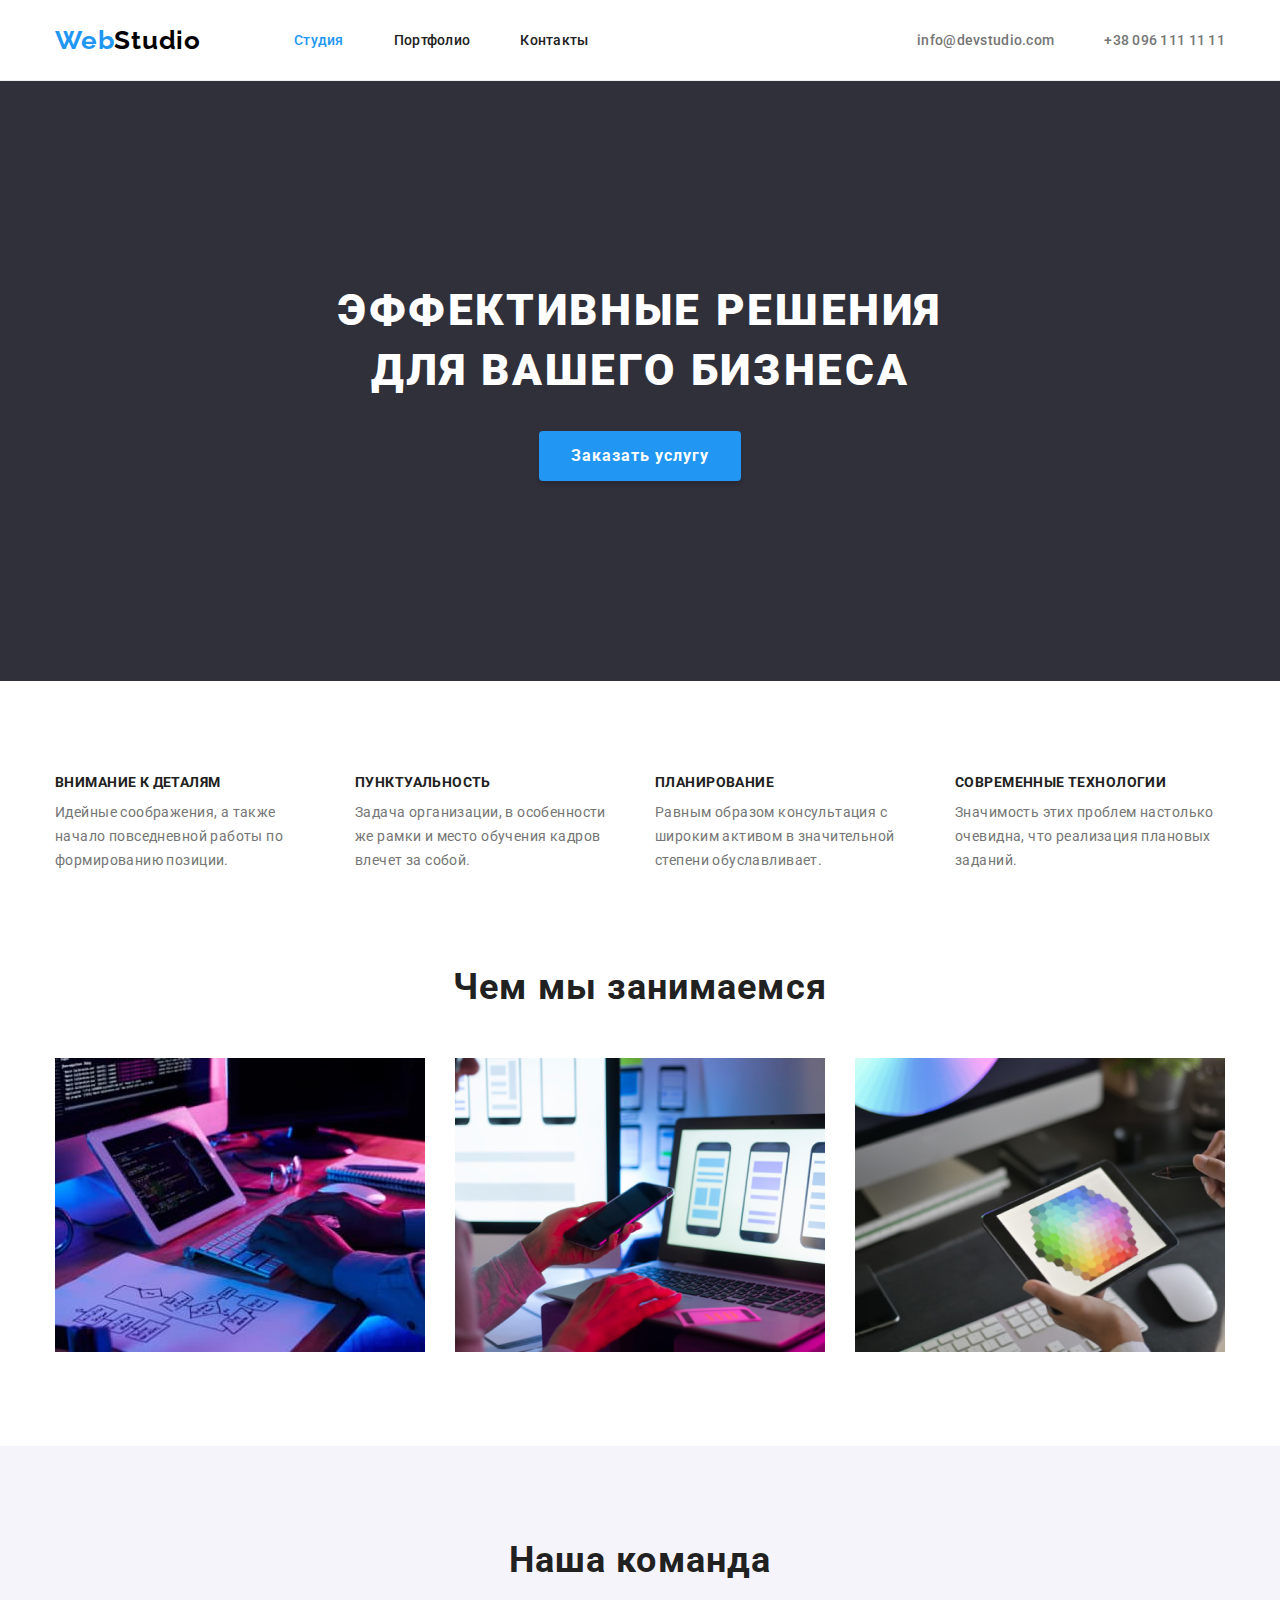
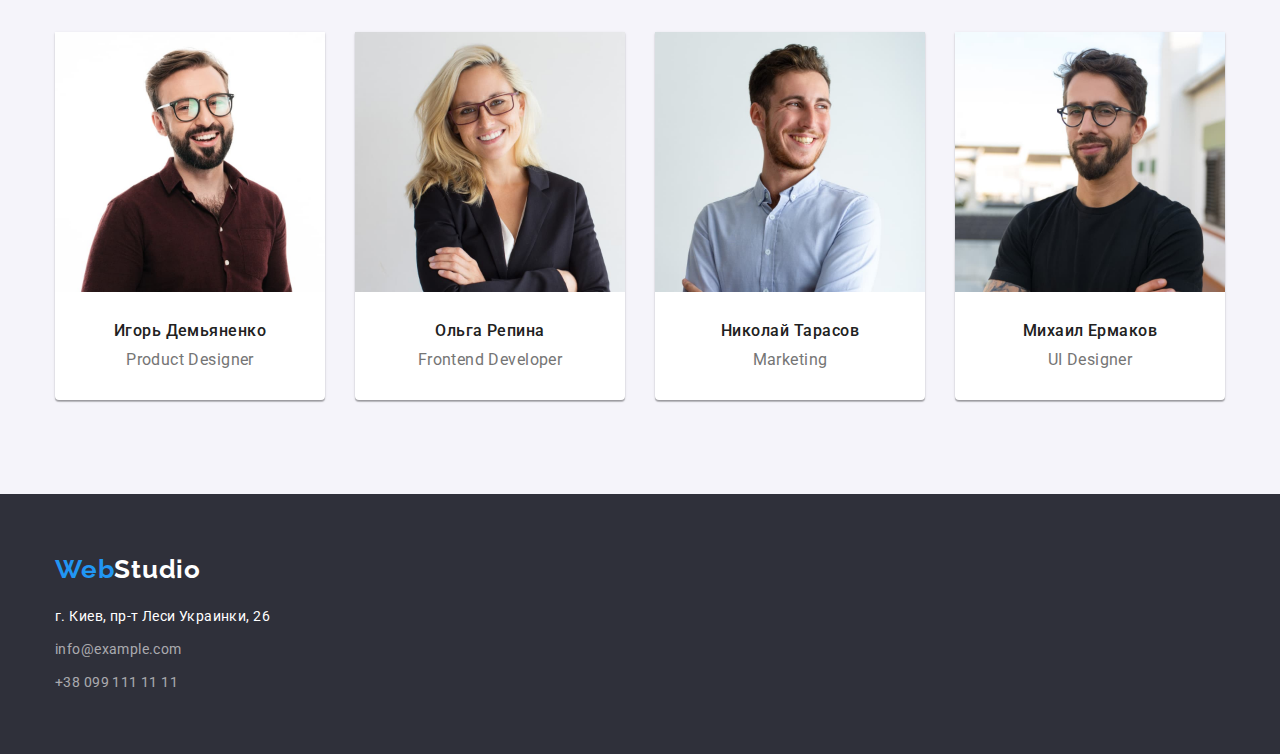
<file: index.html>
<!DOCTYPE html>
<html lang="ru">
  <head>
    <meta charset="UTF-8" />
    <meta http-equiv="X-UA-Compatible" content="IE=edge" />
    <meta name="viewport" content="width=device-width, initial-scale=1.0" />
    <title>Домашнее задание #3</title>
    <link rel="preconnect" href="https://fonts.googleapis.com" />
    <link rel="preconnect" href="https://fonts.gstatic.com" crossorigin="" />
    <link
      href="https://fonts.googleapis.com/css2?family=Raleway:wght@700&amp;family=Roboto:wght@400;500;700;900&amp;display=swap"
      rel="stylesheet"
    />
    <link
      rel="stylesheet"
      href="https://cdnjs.cloudflare.com/ajax/libs/modern-normalize/1.1.0/modern-normalize.min.css"
    />
    <link rel="stylesheet" href="./css/styles.css" />
  </head>
  <body>
    <!--Шапка сайта-->
    <header class="header">
      <div class="container header-container">
        <nav class="nav">
          <a class="logo link logo-header" href="./index.html"
            >Web<span class="logo-black">Studio</span>
          </a>
          <ul class="list header-list">
            <li class="nav-item"><a class="link header-link current" href="">Студия</a></li>
            <li class="nav-item">
              <a class="link header-link" href="./portfolio.html">Портфолио</a>
            </li>
            <li class="nav-item"><a class="link header-link" href="">Контакты</a></li>
          </ul>
        </nav>
        <ul class="list auth-nav">
          <li class="auth-list">
            <a class="link header-link" href="mailto:info@devstudio.com">info@devstudio.com</a>
          </li>
          <li class="auth-list">
            <a class="link header-link" href="tel:+380961111111">+38 096 111 11 11</a>
          </li>
        </ul>
      </div>
    </header>
    <main>
      <!--Герой-->
      <section class="section hero">
        <div class="container">
          <h1 class="hero-title">
            Эффективные решения
            <br />
            для вашего бизнеса
          </h1>
          <button class="button" type="button">Заказать услугу</button>
        </div>
      </section>
      <!--Особенности-->
      <section class="section">
        <div class="container">
          <h2 class="visually-hidden">Особенности</h2>
          <ul class="list card-set">
            <li class="feature-item card-item">
              <h3 class="features-title">Внимание к деталям</h3>
              <p>
                Идейные соображения, а также начало повседневной работы по формированию позиции.
              </p>
            </li>
            <li class="feature-item card-item">
              <h3 class="features-title">Пунктуальность</h3>
              <p>
                Задача организации, в особенности же рамки и место обучения кадров влечет за собой.
              </p>
            </li>
            <li class="feature-item card-item">
              <h3 class="features-title">Планирование</h3>
              <p>
                Равным образом консультация с широким активом в значительной степени обуславливает.
              </p>
            </li>
            <li class="feature-item card-item">
              <h3 class="features-title">Современные технологии</h3>
              <p>Значимость этих проблем настолько очевидна, что реализация плановых заданий.</p>
            </li>
          </ul>
        </div>
      </section>
      <!--Чем мы занимаемся-->
      <section class="section about">
        <div class="container">
          <h2 class="section-title about-title">Чем мы занимаемся</h2>
          <ul class="list card-set">
            <li class="about-item card-item">
              <img src="./image/code.jpeg" alt="Програмирование" width="370" height="294" />
            </li>
            <li class="about-item card-item">
              <img src="./image/mobile.png" alt="Мобильная верстка" width="370" height="294" />
            </li>
            <li class="about-item card-item">
              <img src="./image/laptop.png" alt="Верстка под планшет" width="370" height="294" />
            </li>
          </ul>
        </div>
      </section>
      <!--Наша команда-->
      <section class="section team">
        <div class="container">
          <h2 class="section-title team-title-main">Наша команда</h2>
          <ul class="list card-set">
            <li class="team-item card-item">
              <img src="./image/igor.jpeg" alt="Дизайнер продукта" width="270" height="260" />
              <div class="team-wrapper">
                <h3 class="team-title">Игорь Демьяненко</h3>
                <p class="team-text">Product Designer</p>
              </div>
            </li>
            <li class="team-item card-item">
              <img src="./image/olga.jpeg" alt="Фронтенд разработчик" width="270" height="260" />
              <div class="team-wrapper">
                <h3 class="team-title">Ольга Репина</h3>
                <p class="team-text">Frontend Developer</p>
              </div>
            </li>
            <li class="team-item card-item">
              <img src="./image/nikolay.jpeg" alt="Маркетолог" width="270" height="260" />
              <div class="team-wrapper">
                <h3 class="team-title">Николай Тарасов</h3>
                <p class="team-text">Marketing</p>
              </div>
            </li>
            <li class="team-item card-item">
              <img
                src="./image/mikhail.jpeg"
                alt="Дизайнер пользовательского интерфейса"
                width="270"
                height="260"
              />
              <div class="team-wrapper">
                <h3 class="team-title">Михаил Ермаков</h3>
                <p class="team-text">UI Designer</p>
              </div>
            </li>
          </ul>
        </div>
      </section>
    </main>
    <!--Подвал сайта-->
    <footer class="footer">
      <div class="container">
        <a class="logo link" href="./index.html">Web<span class="logo-white">Studio</span> </a>
        <address class="address">
          <ul class="list">
            <li class="footer-item">
              <a
                class="link address-link"
                href="https://goo.gl/maps/BtpELbqH2vHYy4yJ8"
                target="_blank"
                rel="noopener noreferrer nofollow"
              >
                г. Киев, пр-т Леси Украинки, 26
              </a>
            </li>
            <li class="footer-item">
              <a class="link contact-link" href="mailto:info@example.com">info@example.com</a>
            </li>
            <li class="footer-item">
              <a class="link contact-link" href="tel:+380991111111">+38 099 111 11 11</a>
            </li>
          </ul>
        </address>
      </div>
    </footer>
  </body>
</html>
</file>
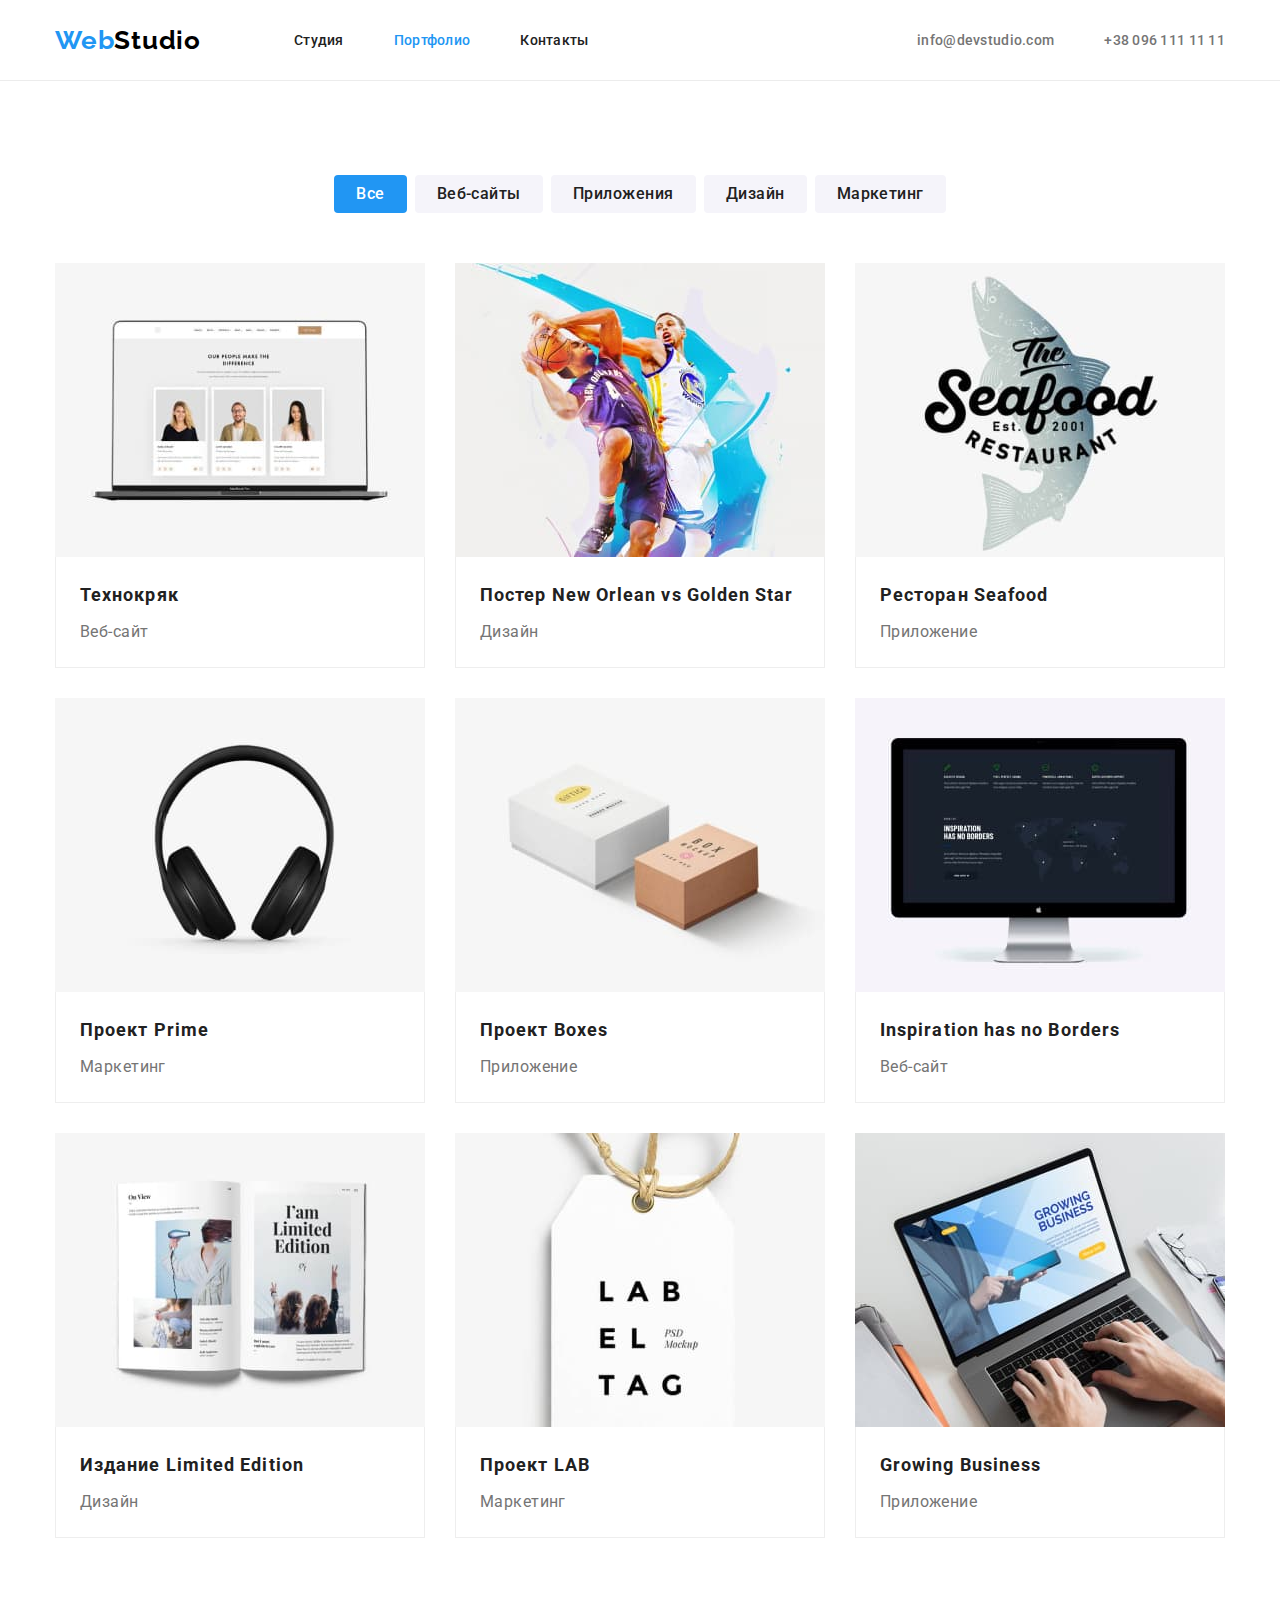
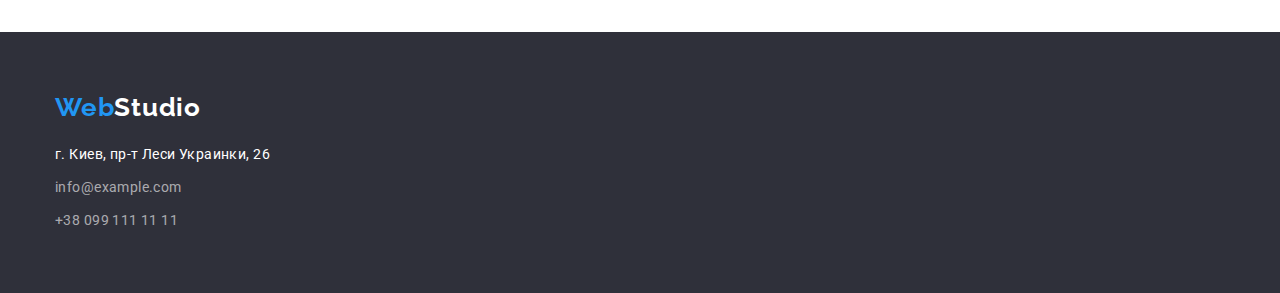
<file: portfolio.html>
<!DOCTYPE html>
<html lang="ru">
  <head>
    <meta charset="UTF-8" />
    <meta http-equiv="X-UA-Compatible" content="IE=edge" />
    <meta name="viewport" content="width=device-width, initial-scale=1.0" />
    <title>Домашнее задание #3</title>
    <link rel="preconnect" href="https://fonts.googleapis.com" />
    <link rel="preconnect" href="https://fonts.gstatic.com" crossorigin="" />
    <link
      href="https://fonts.googleapis.com/css2?family=Raleway:wght@700&amp;family=Roboto:wght@400;500;700;900&amp;display=swap"
      rel="stylesheet"
    />
    <link
      rel="stylesheet"
      href="https://cdnjs.cloudflare.com/ajax/libs/modern-normalize/1.1.0/modern-normalize.min.css"
    />
    <link rel="stylesheet" href="./css/styles.css" />
  </head>
  <body>
    <!--Шапка сайта-->
    <header class="header">
      <div class="container header-container">
        <nav class="nav">
          <a class="logo link logo-header" href="./index.html"
            >Web<span class="logo-black">Studio</span>
          </a>
          <ul class="list header-list">
            <li class="nav-item">
              <a class="link header-link" href="./index.html">Студия</a>
            </li>
            <li class="nav-item">
              <a class="link header-link current" href="./portfolio.html">Портфолио</a>
            </li>
            <li class="nav-item"><a class="link header-link" href="">Контакты</a></li>
          </ul>
        </nav>
        <ul class="list auth-nav">
          <li class="auth-list">
            <a class="link header-link" href="mailto:info@devstudio.com">info@devstudio.com</a>
          </li>
          <li class="auth-list">
            <a class="link header-link" href="tel:+380961111111">+38 096 111 11 11</a>
          </li>
        </ul>
      </div>
    </header>
    <main>
      <!--Герой-->
      <div class="container">
        <section class="section">
          <h1 class="visually-hidden">Портфолио</h1>
          <ul class="list portfolio-filter">
            <li class="portfolio-list">
              <button class="filter-button filter-current" type="button">Все</button>
            </li>
            <li class="portfolio-list">
              <button class="filter-button" type="button">Веб-сайты</button>
            </li>
            <li class="portfolio-list">
              <button class="filter-button" type="button">Приложения</button>
            </li>
            <li class="portfolio-list">
              <button class="filter-button" type="button">Дизайн</button>
            </li>
            <li class="portfolio-list">
              <button class="filter-button" type="button">Маркетинг</button>
            </li>
          </ul>
          <ul class="list card-set">
            <li class="portfolio-item card-item">
              <a
                class="link portfolio-link"
                href=""
                target="_blank"
                rel="noopener noreferrer nofollow"
              >
                <img
                  src="./image/portfolio1.jpeg"
                  width="370"
                  height="294"
                  alt="Портфолио сайта Технокряк"
                />
                <div class="portfolio-about">
                  <h2 class="portfolio-title">Технокряк</h2>
                  <p class="portfolio-text">Веб-сайт</p>
                </div>
              </a>
            </li>
            <li class="portfolio-item card-item">
              <a
                class="link portfolio-link"
                href=""
                target="_blank"
                rel="noopener noreferrer nofollow"
              >
                <img src="./image/portfolio2.jpeg" width="370" alt="Портфолио сайта баскетбола" />
                <div class="portfolio-about">
                  <h2 class="portfolio-title">Постер New Orlean vs Golden Star</h2>
                  <p class="portfolio-text">Дизайн</p>
                </div>
              </a>
            </li>
            <li class="portfolio-item card-item">
              <a
                class="link portfolio-link"
                href=""
                target="_blank"
                rel="noopener noreferrer nofollow"
              >
                <img
                  src="./image/portfolio3.jpeg"
                  width="370"
                  alt="Портфолио сайта морепродуктов"
                />
                <div class="portfolio-about">
                  <h2 class="portfolio-title">Ресторан Seafood</h2>
                  <p class="portfolio-text">Приложение</p>
                </div>
              </a>
            </li>
            <li class="portfolio-item card-item">
              <a
                class="link portfolio-link"
                href=""
                target="_blank"
                rel="noopener noreferrer nofollow"
              >
                <img src="./image/portfolio4.jpeg" width="370" alt="Портфолио сайт техники" />
                <div class="portfolio-about">
                  <h2 class="portfolio-title">Проект Prime</h2>
                  <p class="portfolio-text">Маркетинг</p>
                </div>
              </a>
            </li>
            <li class="portfolio-item card-item">
              <a
                class="link portfolio-link"
                href=""
                target="_blank"
                rel="noopener noreferrer nofollow"
              >
                <img src="./image/portfolio5.jpeg" width="370" alt="Портфолио приложения" />
                <div class="portfolio-about">
                  <h2 class="portfolio-title">Проект Boxes</h2>
                  <p class="portfolio-text">Приложение</p>
                </div>
              </a>
            </li>
            <li class="portfolio-item card-item">
              <a
                class="link portfolio-link"
                href=""
                target="_blank"
                rel="noopener noreferrer nofollow"
              >
                <img src="./image/portfolio6.jpeg" width="370" alt="Портфолио сайта" />
                <div class="portfolio-about">
                  <h2 class="portfolio-title">Inspiration has no Borders</h2>
                  <p class="portfolio-text">Веб-сайт</p>
                </div>
              </a>
            </li>
            <li class="portfolio-item card-item">
              <a
                class="link portfolio-link"
                href=""
                target="_blank"
                rel="noopener noreferrer nofollow"
              >
                <img src="./image/portfolio7.jpeg" width="370" alt="Портфолио сайта издания" />
                <div class="portfolio-about">
                  <h2 class="portfolio-title">Издание Limited Edition</h2>
                  <p class="portfolio-text">Дизайн</p>
                </div>
              </a>
            </li>
            <li class="portfolio-item card-item">
              <a
                class="link portfolio-link"
                href=""
                target="_blank"
                rel="noopener noreferrer nofollow"
              >
                <img src="./image/portfolio8.jpeg" width="370" alt="Портфолио проекта LBA" />
                <div class="portfolio-about">
                  <h2 class="portfolio-title">Проект LAB</h2>
                  <p class="portfolio-text">Маркетинг</p>
                </div>
              </a>
            </li>
            <li class="portfolio-item card-item">
              <a
                class="link portfolio-link"
                href=""
                target="_blank"
                rel="noopener noreferrer nofollow"
              >
                <img src="./image/portfolio9.jpeg" width="370" alt="Портфолио приложения" />
                <div class="portfolio-about">
                  <h2 class="portfolio-title">Growing Business</h2>
                  <p class="portfolio-text">Приложение</p>
                </div>
              </a>
            </li>
          </ul>
        </section>
      </div>
    </main>
    <!--Подвал сайта-->
    <footer class="footer">
      <div class="container">
        <a class="logo link" href="./index.html">Web<span class="logo-white">Studio</span> </a>
        <address class="address">
          <ul class="list">
            <li class="footer-item">
              <a
                class="link address-link"
                href="https://goo.gl/maps/BtpELbqH2vHYy4yJ8"
                target="_blank"
                rel="noopener noreferrer nofollow"
              >
                г. Киев, пр-т Леси Украинки, 26
              </a>
            </li>
            <li class="footer-item">
              <a class="link contact-link" href="mailto:info@example.com">info@example.com</a>
            </li>
            <li class="footer-item">
              <a class="link contact-link" href="tel:+380991111111">+38 099 111 11 11</a>
            </li>
          </ul>
        </address>
      </div>
    </footer>
  </body>
</html>
</file>
<file: css/styles.css>
:root {
  --text-color: #757575;
  --second-bg-color: #e5e5e5;
  --primary-bg-color: #ffffff;
  --accent-color: #2196f3;
  --black-color: #000000;
  --white-text-color: #ffffff;
  --title-text-color: #212121;
  --filtre-button-color: #f5f4fa;
  --hero-bg-button: #2196f3;
  --hero-hover-button: #188ce8;
  --hero-bg-color: #2f303a;
  --nav-border: #ececec;
  --portfolio-border: #eeeeee;
}
.visually-hidden {
  position: absolute !important;
  clip: rect(1px 1px 1px 1px);
  /* IE6, IE7 */
  padding: 0 !important;
  border: 0 !important;
  height: 1px !important;
  width: 1px !important;
  overflow: hidden;
}

.list {
  padding: 0;
  margin: 0;
  list-style: none;
}

.link {
  text-decoration: none;
  color: inherit;
}

h1,
h2,
h3,
h4,
h5,
h6,
p,
ul {
  margin: 0;
  padding: 0;
}

body {
  font-family: 'Roboto', sans-serif;
  font-size: 14px;
  line-height: 1.71;
  letter-spacing: 0.03em;
  color: var(--text-color);
  background-color: var(--primary-bg-color);
}

img {
  display: block;
  max-width: 100%;
  height: auto;
}

.section {
  /* outline: 2px solid tomato; */
  padding-top: 94px;
  padding-bottom: 94px;
}

.container {
  margin-left: auto;
  margin-right: auto;
  width: 1200px;
  padding-left: 15px;
  padding-right: 15px;
}

.card-set {
  display: flex;
  flex-wrap: wrap;
  margin-left: -30px;
  margin-top: -30px;
}

.card-item {
  margin-top: 30px;
  margin-left: 30px;
}
/* ---------------------------NAV---------------------------- */
.header {
  border-bottom: 1px solid var(--nav-border);
}
.header-container {
  display: flex;
}

.nav {
  display: flex;
  align-items: center;
}

.header-list {
  display: flex;
}

.auth-nav {
  display: flex;
  margin-left: auto;
}

.auth-list:not(:last-child) {
  margin-right: 50px;
}

.logo {
  font-family: 'Raleway', sans-serif;
  font-style: normal;
  font-weight: 700;
  font-size: 26px;
  line-height: 1.19;
  letter-spacing: 0.03em;

  color: var(--accent-color);
}

.logo-header {
  margin-right: 93px;
}

.logo-black {
  color: var(--black-color);
}

.logo-white {
  color: var(--white-text-color);
}

.nav {
  color: var(--title-text-color);
}
.nav-item:not(:last-child) {
  margin-right: 50px;
}

.nav .link.current {
  color: var(--accent-color);
}
.header-link {
  font-weight: 500;
  line-height: 16px;
  letter-spacing: 0.02em;
  display: block;
  padding-top: 32px;
  padding-bottom: 32px;
}

.header-link:hover,
.header-link:focus {
  color: var(--accent-color);
}

/* -----------------------------HERO------------------------------ */

.hero {
  background-color: var(--hero-bg-color);
  text-align: center;
  padding-top: 200px;
  padding-bottom: 200px;
}

.hero-title {
  font-weight: 900;
  font-size: 44px;
  line-height: 1.36;
  letter-spacing: 0.06em;
  text-transform: uppercase;
  color: var(--white-text-color);
  margin-bottom: 30px;
}

.button {
  padding: 10px 32px;
  border: none;
  background-color: var(--hero-bg-button);
  box-shadow: 0px 4px 4px rgba(0, 0, 0, 0.15);
  border-radius: 4px;
  color: var(--white-text-color);
  font-family: inherit;
  cursor: pointer;
  font-weight: 700;
  font-size: 16px;
  line-height: 1.88;
  letter-spacing: 0.06em;
}

.button:hover,
.button:focus {
  background-color: var(--hero-hover-button);
}

/* ------------------------------FEATURES--------------------------------- */

.features-title {
  font-size: 14px;
  line-height: 1.14;
  text-transform: uppercase;
  color: var(--title-text-color);
  letter-spacing: 0.03em;
  margin-bottom: 10px;
}

.feature-item {
  width: calc(100% / 4 - 30px);
}

.about {
  padding-top: 0;
}

.about-title {
  text-align: center;
  margin-bottom: 50px;
}

.about-item {
  width: calc(100% / 3 - 30px);
}

/* ------------------------------TEAM--------------------------------- */

.team {
  background-color: var(--filtre-button-color);
}

.team-title-main {
  text-align: center;
  margin-bottom: 50px;
}

.team-item {
  width: calc(100% / 4 - 30px);
  background: var(--primary-bg-color);
  box-shadow: 0px 1px 3px rgba(0, 0, 0, 0.12), 0px 1px 1px rgba(0, 0, 0, 0.14),
    0px 2px 1px rgba(0, 0, 0, 0.2);
  border-radius: 0px 0px 4px 4px;
}

.team-item img {
  margin: 0 auto;
}

.team-wrapper {
  text-align: center;
  padding: 30px;
}

.team-title {
  font-weight: 500;
  font-size: 16px;
  line-height: 1.18;
  letter-spacing: 0.03em;
  color: var(--title-text-color);
  margin-bottom: 10px;
}

.team-text {
  font-size: 16px;
  line-height: 1.18;
}

/* ------------------------------PORTFOLIO-FILTER--------------------------------- */

.portfolio-filter {
  display: flex;
  justify-content: center;
}

.filter-button {
  padding: 6px 22px;
  font-family: 'Roboto';
  font-weight: 500;
  font-size: 16px;
  line-height: 26px;
  border: none;
  letter-spacing: 0.03em;
  background-color: var(--filtre-button-color);
  border-radius: 4px;
  color: var(--title-text-color);
}

.portfolio-filter {
  margin-bottom: 50px;
}

.filter-current {
  background-color: var(--accent-color);
  color: var(--white-text-color);
}

.filter-button:hover,
.filter-button:focus {
  background-color: var(--accent-color);
  color: var(--white-text-color);
  cursor: pointer;
}

.portfolio-item {
  width: calc(100% / 3 - 30px);
}

.portfolio-link {
  display: flex;
  flex-direction: column;
  height: 100%;
}

.portfolio-item:nth-child(3n) {
  margin-right: 0;
}
.portfolio-item:nth-last-child(-n + 3) {
  margin-bottom: 0;
}

.portfolio-list:not(:last-child) {
  margin-right: 8px;
}

.portfolio-title {
  font-size: 18px;
  line-height: 2;
  letter-spacing: 0.06em;
  color: var(--title-text-color);
  margin-bottom: 4px;
}

.portfolio-text {
  font-size: 16px;
  line-height: 1.88;
}

.portfolio-about {
  padding: 20px 24px;
  border-bottom: 1px solid var(--portfolio-border);
  border-left: 1px solid var(--portfolio-border);
  border-right: 1px solid var(--portfolio-border);
  flex-grow: 1;
}

.section-title {
  font-size: 36px;
  line-height: 1.16;
  letter-spacing: 0.03em;
  color: var(--title-text-color);
}

/* ------------------------------FOOTER--------------------------------- */

.footer {
  background-color: var(--hero-bg-color);
  padding-top: 60px;
  padding-bottom: 60px;
}
.footer .logo {
  display: block;
  margin-bottom: 20px;
}

.footer-item:not(:last-child) {
  margin-bottom: 9px;
}

.address {
  font-style: normal;
}

.address-link {
  color: var(--white-text-color);
}

.contact-link {
  color: rgba(255, 255, 255, 0.6);
}

.address-link:hover,
.contact-link:hover,
.address-link:focus,
.contact-link:focus {
  color: var(--accent-color);
}
</file>
